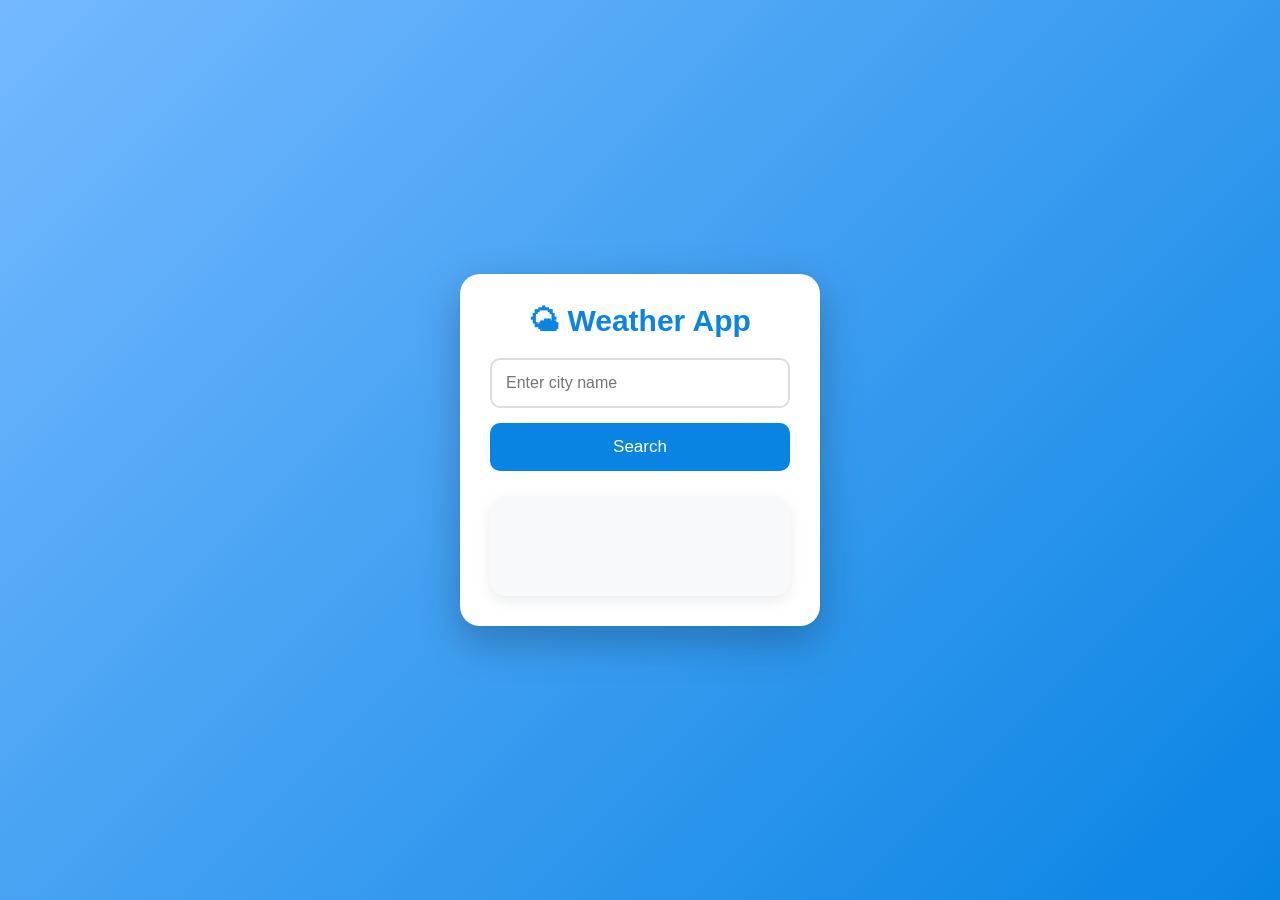
<file: Basic-Weather-App-main/index.html>
<!DOCTYPE html>
<html>
<head>
    <title>Weather App</title>
    <link rel="stylesheet" href="css/style.css">
</head>
<body>

<div class="container">
    <h2>🌤 Weather App</h2>

    <input type="text" id="city" placeholder="Enter city name">

    <button onclick="getWeather()">Search</button>

    <div id="result"></div>
</div>

<script src="js/script.js"></script>

</body>
</html>
</file>
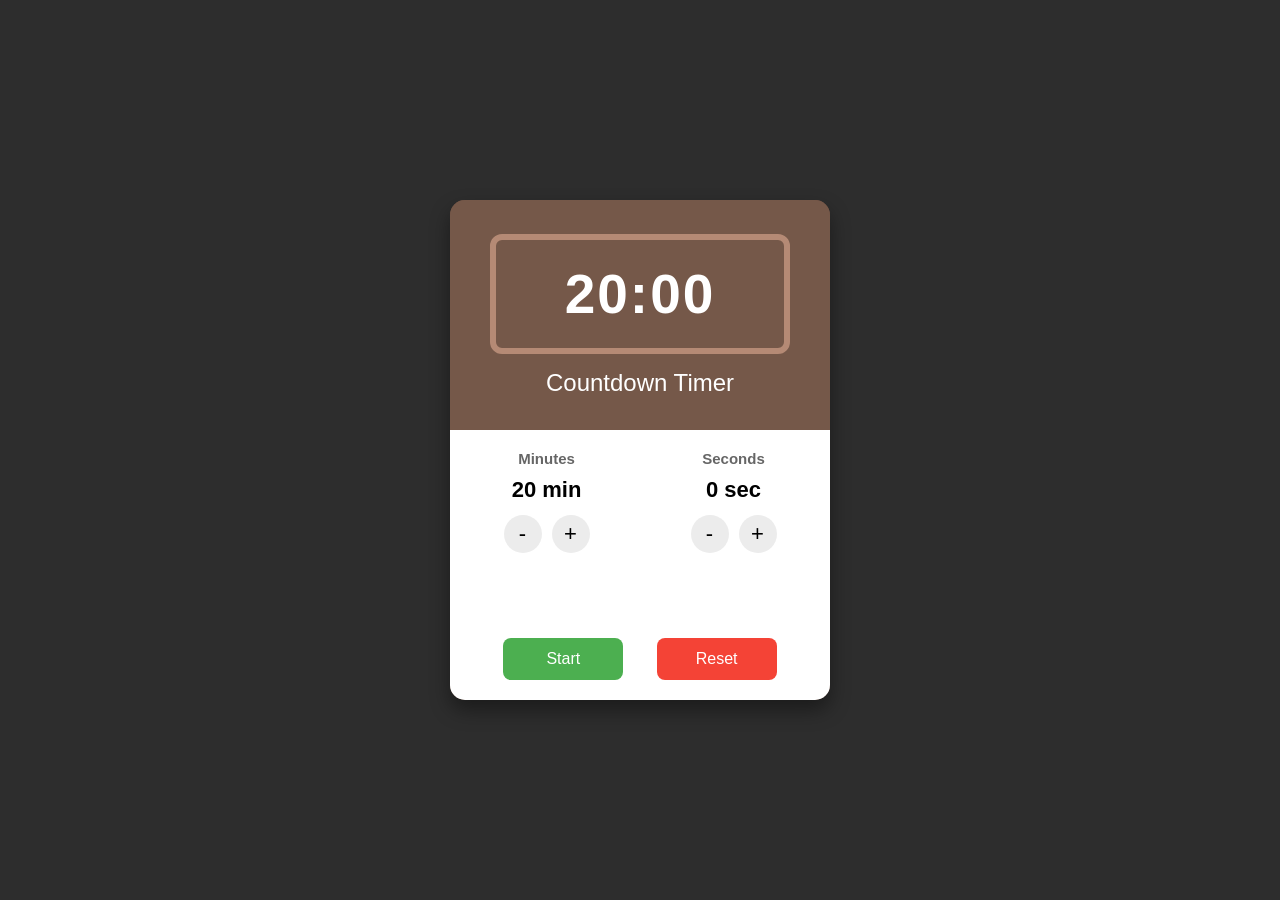
<file: countdown/index.html>
<!DOCTYPE html>
<html lang="en">
<head>
    <meta charset="UTF-8">
    <meta name="viewport" content="width=device-width, initial-scale=1.0">
    <title>countdown</title>
    <link rel="stylesheet" href="css/countdown.css">
</head>
<body>
<div class="container">

    <div class="top">

        <div class="timer-box">
            <div class="progress"></div>
            <div id="time">20:00</div>
        </div>

        <h2 id="mode">Countdown Timer</h2>

    </div>

    <div class="bottom">

        <div class="settings">

            <div class="setting">
                <h4>Minutes</h4>
                <p id="sessionValue">20 min</p>

                <div class="buttons">
                    <button id="sessionMinus">-</button>
                    <button id="sessionPlus">+</button>
                </div>
            </div>

            <div class="setting">
                <h4>Seconds</h4>
                <p id="breakValue">0 sec</p>

                <div class="buttons">
                    <button id="breakMinus">-</button>
                    <button id="breakPlus">+</button>
                </div>
            </div>

        </div>

        <div class="actionButtons">
            <button id="startBtn">Start</button>
            <button id="resetBtn">Reset</button>
        </div>

    </div>

</div>
<script src="js/countdown.js"></script>

</body>
</html>
</file>
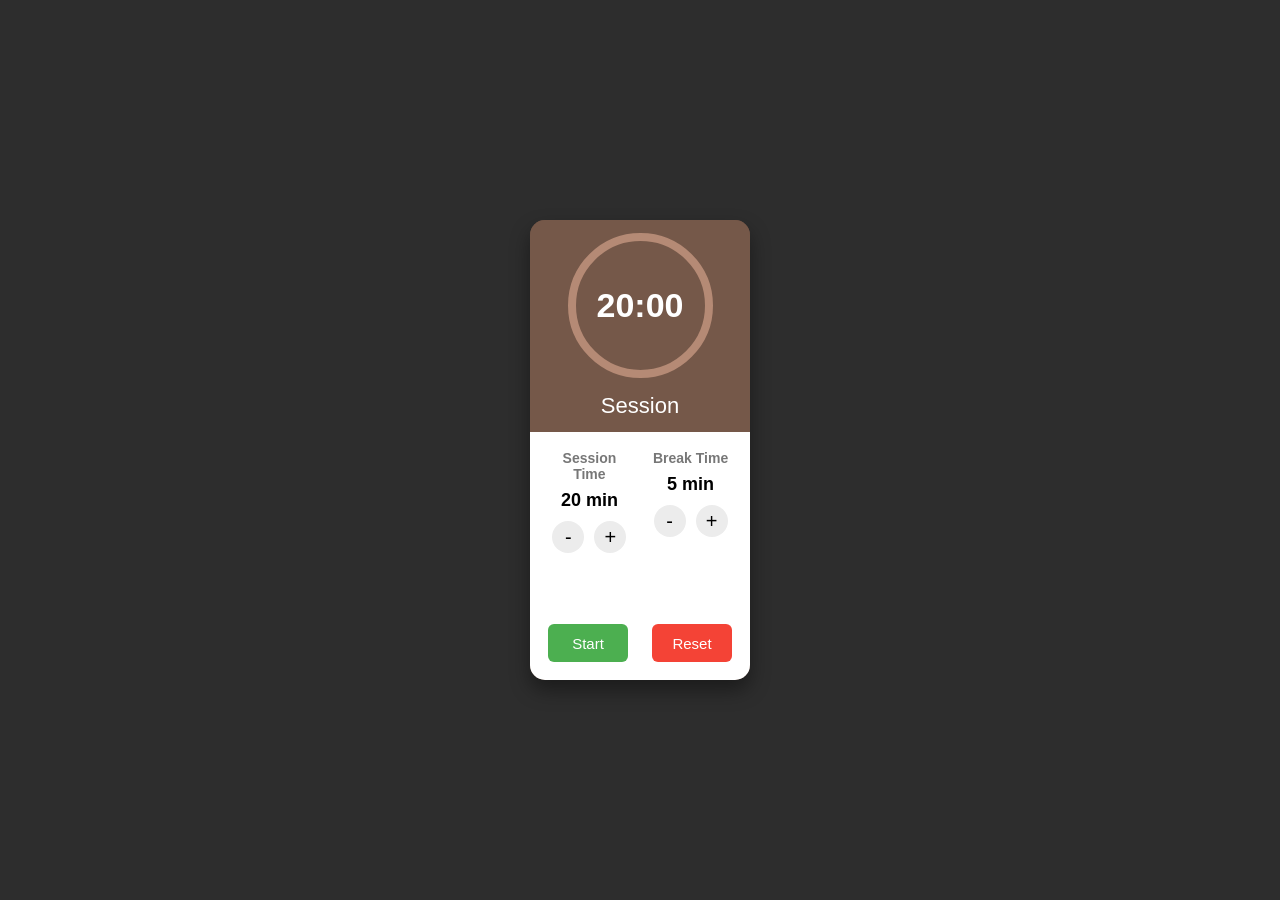
<file: pomodoro/index.html>
<!DOCTYPE html>
<html lang="en">
<head>
    <meta charset="UTF-8">
    <meta name="viewport" content="width=device-width, initial-scale=1.0">
    <title>Pomodoro Clock</title>
    <link rel="stylesheet" href="css/pomodoro.css">
</head>
<body>

<div class="container">

    <!-- Timer Section -->
    <div class="top">
        <div class="timer-box">
            <div class="progress"></div>
            <div id="time">20:00</div>
        </div>
        <h2 id="mode">Session 1</h2>
    </div>

    <div class="bottom">
        <div class="settings">
            <div class="setting">
                <h4>session time</h4>
                <p id="sessionValue">20 min</p>
                <div class="buttons">
                    <button id="sessionMinus">-</button>
                    <button id="sessionPlus">+</button>
                </div>
            </div>

            <div class="setting">
                <h4>break time</h4>
                <p id="breakValue">5 min</p>
                <div class="buttons">
                    <button id="breakMinus">-</button>
                    <button id="breakPlus">+</button>
                </div>
            </div>
        </div>

        <div class="actionButtons">
            <button id="startBtn">Start</button>
            <button id="resetBtn">Reset</button>
        </div>
    </div>
</div>
<script src="js/pomodoro.js"></script>

</body>
</html>
</file>
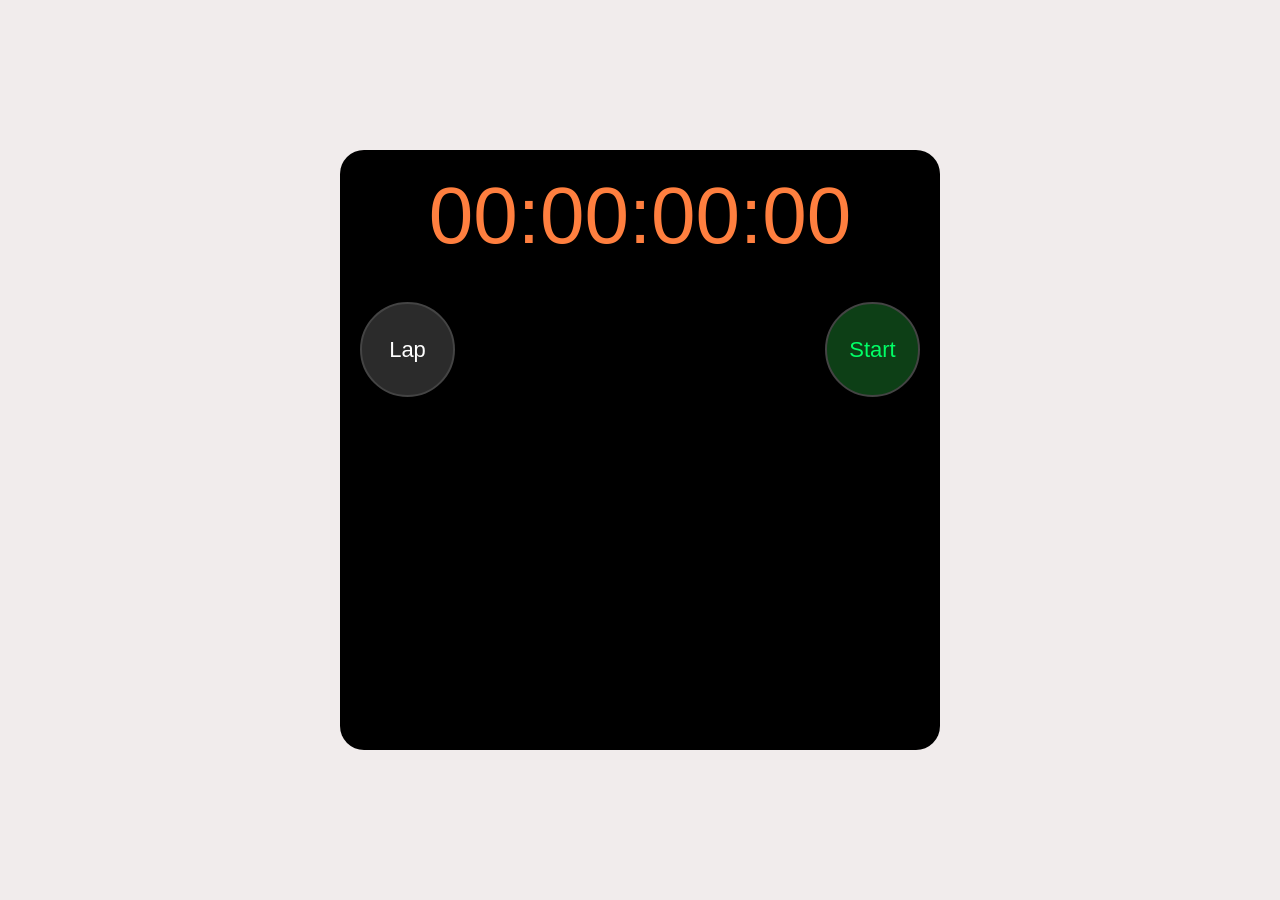
<file: stopwatch/index.html>
<!DOCTYPE html>
<html lang="en">
<head>
<meta charset="UTF-8">
<meta name="viewport" content="width=device-width, initial-scale=1.0">
<title>Stopwatch</title>
<link rel="stylesheet" href="css/stopwatch.css">

</head>
<body>

<div class="container">

<h1 id="time">00:00:00:00</h1>

<div class="buttons">
    <button id="lapBtn">Lap</button>
    <button id="startBtn">Start</button>
</div>

<ul id="laps"></ul>

</div>
<script src="js/stopwatch.js"></script>


</body>
</html>
</file>
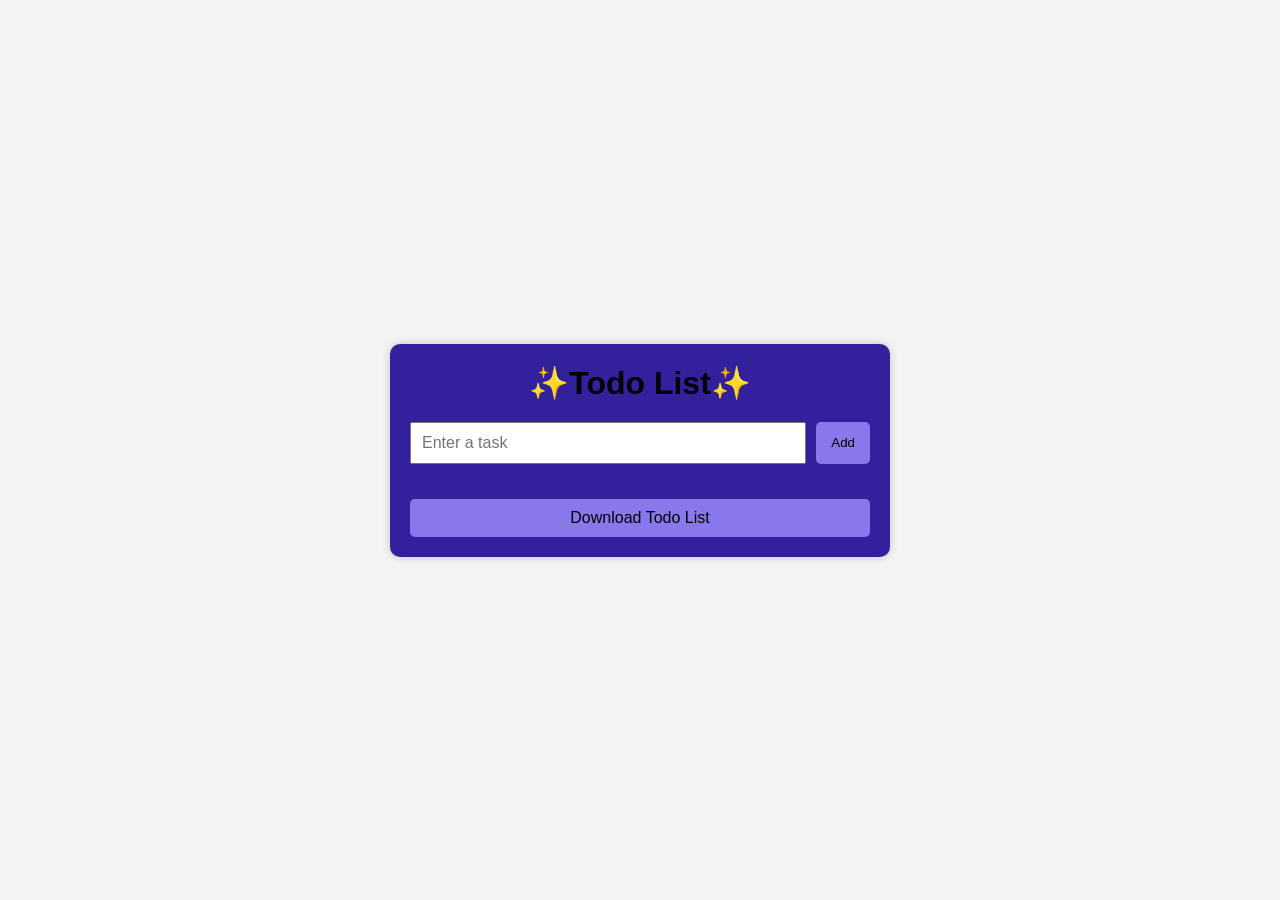
<file: todo_list/index.html>
<!DOCTYPE html>
<html lang="en">
<head>
    <meta charset="UTF-8">
    <meta name="viewport" content="width=device-width, initial-scale=1.0">
    <title>Todo List</title>
    <link rel="stylesheet" href="css/todo_list.css">
</head>
<body>

<div class="container">

    <h1>✨Todo List✨</h1>

    <div class="input-box">
        <input
            type="text"
            id="todoInput"
            placeholder="Enter a task">

        <button id="addBtn">
            Add
        </button>
    </div>

    <ul id="todoList"></ul>

    <button id="downloadBtn">Download Todo List</button>

</div>

<script src="js/todo_list.js"></script>

</body>
</html>
</file>
<file: Basic-Weather-App-main/css/style.css>
/* h2{
    color:#0b5ed7;
}

#result{
    margin-top:20px;
    padding-top:15px;
    border-top:1px solid #ddd;
    line-height:1.8;
}

#result h3{
    color:#333;
}

input:focus{
    outline:none;
    border:2px solid #0b5ed7;
} */

*{
    margin:0;
    padding:0;
    box-sizing:border-box;
    font-family:Arial, Helvetica, sans-serif;
}

body{
    height:100vh;
    display:flex;
    justify-content:center;
    align-items:center;
    background:linear-gradient(135deg,#74b9ff,#0984e3);
}

.container{
    width:360px;
    background:#fff;
    padding:30px;
    border-radius:20px;
    box-shadow:0 15px 40px rgba(0,0,0,0.25);
    text-align:center;
    transition:.3s;
}

.container:hover{
    transform:translateY(-5px);
}

h2{
    color:#0984e3;
    margin-bottom:20px;
    font-size:30px;
}

input{
    width:100%;
    padding:14px;
    border:2px solid #ddd;
    border-radius:10px;
    font-size:16px;
    margin-bottom:15px;
    transition:.3s;
}

input:focus{
    outline:none;
    border-color:#0984e3;
    box-shadow:0 0 8px rgba(9,132,227,.3);
}

button{
    width:100%;
    padding:14px;
    border:none;
    border-radius:10px;
    background:#0984e3;
    color:white;
    font-size:17px;
    cursor:pointer;
    transition:.3s;
}

button:hover{
    background:#0768b5;
}

#result{
    margin-top:25px;
    background:#f8f9fa;
    border-radius:15px;
    padding:18px;
    box-shadow:0 5px 15px rgba(0,0,0,.08);
    min-height:100px;
}

#result h3{
    color:#0984e3;
    margin-bottom:15px;
}

#result p{
    font-size:16px;
    margin:10px 0;
    color:#333;
}
</file>
<file: countdown/css/countdown.css>
*{
    margin:0;
    padding:0;
    box-sizing:border-box;
    font-family:Arial, Helvetica, sans-serif;
}

body{
    height:100vh;
    display:flex;
    justify-content:center;
    align-items:center;
    background:#2d2d2d;
}

.container{
    width:380px;
    height:500px;
    background:#6d4e3f;
    border-radius:15px;
    overflow:hidden;
    box-shadow:0 10px 20px rgba(0,0,0,.4);
    display:flex;
    flex-direction:column;
}

.top{
    flex:1;
    background:#755849;
    display:flex;
    flex-direction:column;
    justify-content:center;
    align-items:center;
}

.timer-box{
    width:300px;
    height:120px;
    border:6px solid #b58a75;
    border-radius:12px;
    display:flex;
    justify-content:center;
    align-items:center;
    margin-bottom:15px;
}

#time{
    font-size:55px;
    font-weight:bold;
    color:white;
    letter-spacing:2px;
}

#mode{
    color:white;
    font-size:24px;
    font-weight:normal;
}

.bottom{
    flex:1;
    background:white;
    display:flex;
    flex-direction:column;
    justify-content:space-between;
    padding:20px;
}

.settings{
    display:flex;
    justify-content:space-between;
}

.setting{
    width:45%;
    text-align:center;
}

.setting h4{
    color:#666;
    margin-bottom:10px;
    font-size:15px;
}

.setting p{
    font-size:22px;
    font-weight:bold;
    margin-bottom:12px;
}

.buttons{
    display:flex;
    justify-content:center;
    gap:10px;
}

.buttons button{
    width:38px;
    height:38px;
    border:none;
    border-radius:50%;
    background:#ececec;
    font-size:22px;
    cursor:pointer;
    transition:.2s;
}

.buttons button:hover{
    background:#d8d8d8;
}

.actionButtons{
    display:flex;
    justify-content:space-evenly;
    margin-top:20px;
}

.actionButtons button{
    width:120px;
    height:42px;
    border:none;
    border-radius:8px;
    color:white;
    font-size:16px;
    cursor:pointer;
    transition:.2s;
}

#startBtn{
    background:#4caf50;
}

#startBtn:hover{
    background:#43a047;
}

#resetBtn{
    background:#f44336;
}

#resetBtn:hover{
    background:#e53935;
}

button:disabled{
    opacity:.5;
    cursor:not-allowed;
}
</file>
<file: pomodoro/css/pomodoro.css>
*{
    margin:0;
    padding:0;
    box-sizing:border-box;
    font-family:Arial, Helvetica, sans-serif;
}

body{
    height:100vh;
    display:flex;
    justify-content:center;
    align-items:center;
    background:#2d2d2d;
}

.container{
    width:220px;
    height:460px;
    background:rgba(109,78,63,0.95);
    border-radius:15px;
    display:flex;
    flex-direction:column;
    overflow:hidden;
    box-shadow:0 10px 20px rgba(0,0,0,.4);
}

/* ---------- Top ---------- */

.top{
    flex:1;
    background:#755849;
    display:flex;
    flex-direction:column;
    justify-content:center;
    align-items:center;
}

.timer-box{
    width:145px;
    height:145px;
    border:8px solid #b58a75;
    border-radius:50%;
    display:flex;
    justify-content:center;
    align-items:center;
    margin-bottom:15px;
}

#time{
    font-size:34px;
    color:white;
    font-weight:bold;
}

#mode{
    color:white;
    font-size:22px;
    font-weight:normal;
}

/* ---------- Bottom ---------- */

.bottom{
    flex:1;
    background:#fff;
    display:flex;
    flex-direction:column;
    justify-content:space-between;
    padding:18px;
}

.settings{
    display:flex;
    justify-content:space-between;
}

.setting{
    text-align:center;
    width:45%;
}

.setting h4{
    color:#777;
    font-size:14px;
    text-transform:capitalize;
    margin-bottom:8px;
}

.setting p{
    font-size:18px;
    font-weight:bold;
    margin-bottom:10px;
}

.buttons{
    display:flex;
    justify-content:center;
    gap:10px;
}

.buttons button{
    width:32px;
    height:32px;
    border:none;
    border-radius:50%;
    background:#ececec;
    font-size:20px;
    cursor:pointer;
}

.buttons button:hover{
    background:#ddd;
}

/* ---------- Action Buttons ---------- */

.actionButtons{
    display:flex;
    justify-content:space-between;
    margin-top:25px;
}

.actionButtons button{
    width:80px;
    height:38px;
    border:none;
    border-radius:6px;
    cursor:pointer;
    color:white;
    font-size:15px;
}

#startBtn{
    background:#4caf50;
}

#startBtn:hover{
    background:#43a047;
}

#resetBtn{
    background:#f44336;
}

#resetBtn:hover{
    background:#e53935;
}

button:disabled{
    opacity:.5;
    cursor:not-allowed;
}
</file>
<file: stopwatch/css/stopwatch.css>
*{
    margin:0;
    padding:0;
    box-sizing:border-box;
    font-family:Arial, Helvetica, sans-serif;
}

body{
    background:#f1ecec;
    color:white;
    display:flex;
    justify-content:center;
    align-items:center;
    height:100vh;
}

.container{
    width:600px;
    height: 600px;
    border-radius: 4%;
    padding: 20px;
    background-color: black;
}

#time{
    text-align:center;
    font-size:80px;
    color:#ff7f3f;
    font-weight:300;
    margin-bottom:40px;
}

.buttons{
    display:flex;
    justify-content:space-between;
    margin-bottom:30px;
}

button{
    width:95px;
    height:95px;
    border-radius:50%;
    border:2px solid #444;
    font-size:22px;
    cursor:pointer;
    transition:.3s;
}

#lapBtn{
    background:#2b2b2b;
    color:white;
}

#startBtn{
    background:#0d3f16;
    color:#00ff66;
}

.stop{
    background:#4a1616 !important;
    color:red !important;
}

ul{
    list-style:none;
}

li{
    display:flex;
    justify-content:space-between;
    align-items:center;
    padding:15px 0;
    border-top:1px solid #333;
    font-size:22px;
}

li:last-child{
    border-bottom:1px solid #333;
}
</file>
<file: todo_list/css/todo_list.css>
*{
    margin:0;
    padding:0;
    box-sizing:border-box;
    font-family:Arial, Helvetica, sans-serif;
}

body{

    background:#f4f4f4;

    display:flex;

    justify-content:center;

    align-items:center;

    min-height:100vh;
}

.container{

    width:90%;
    max-width:500px;

    background:rgb(51, 32, 156);

    padding:20px;

    border-radius:10px;

    box-shadow:0 0 10px rgba(0,0,0,0.2);
}

h1{

    text-align:center;

    margin-bottom:20px;
}

.input-box{

    display:flex;
    border-radius:5px;
    gap:10px;
}

input{

    flex:1;

    padding:10px;

    font-size:16px;
}

button{

    padding:10px 15px;
    background: rgb(137, 119, 236);
    cursor:pointer;
    border:none;
    border-radius:5px;
}

ul{

    margin-top:20px;

    list-style:none;
}

li{

    display:flex;

    align-items:center;

    justify-content:space-between;

    padding:10px;

    margin-bottom:10px;

    background:#eeeeee;

    border-radius:5px;
}

.completed{

    text-decoration:line-through;

    color:gray;
}

.task-text{

    flex:1;

    margin-left:10px;
}

.action-btn{

    margin-left:5px;
}

#downloadBtn{
    margin-top:15px;
    width:100%;
    padding:10px;
    font-size:16px;
    cursor:pointer;
}
</file>
